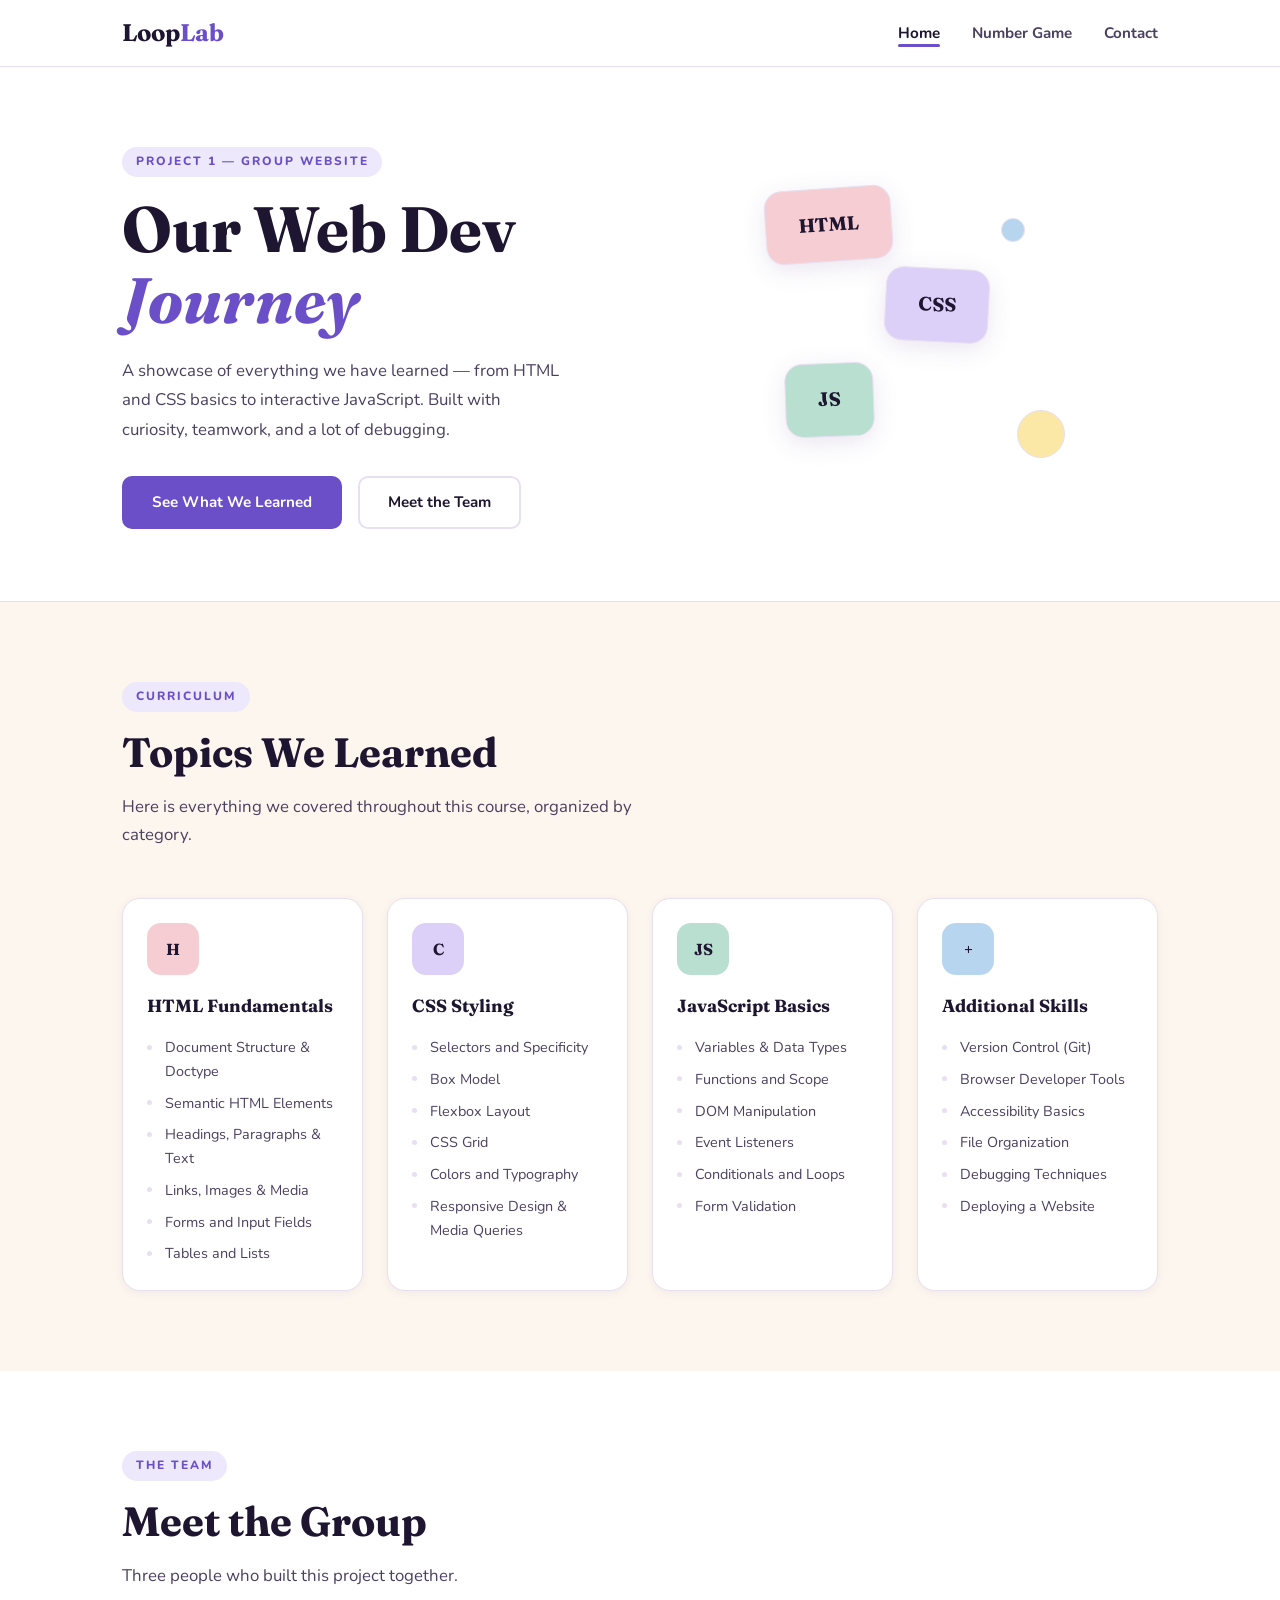
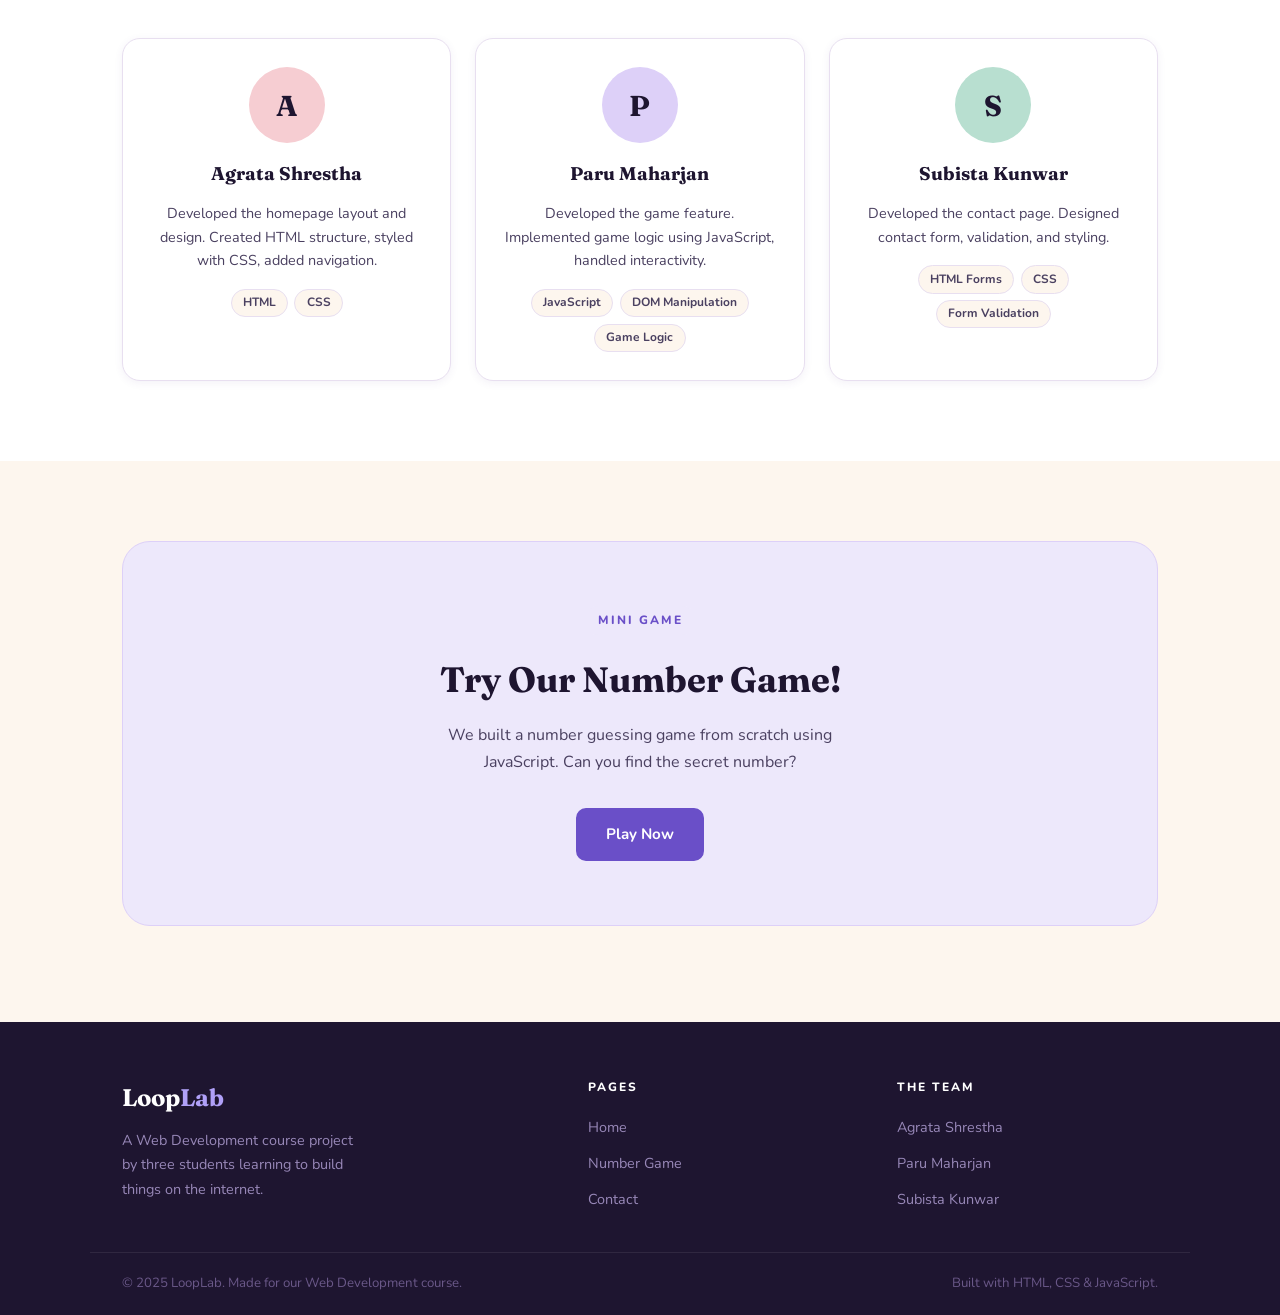
<file: index.html>
<!DOCTYPE html>
<html lang="en">
<head>
  <meta charset="UTF-8" />
  <meta name="viewport" content="width=device-width, initial-scale=1.0" />
  <title>LoopLab — Web Development Journey</title>
  <link rel="stylesheet" href="style.css" />
  <link rel="stylesheet" href="index.css" />
</head>
<body>

  <!-- ===== HEADER ===== -->
  <header>
    <nav>
      <div class="nav-logo">Loop<span>Lab</span></div>
      <button class="hamburger" id="hamburger" aria-label="Toggle menu">
        <span></span><span></span><span></span>
      </button>
      <ul class="nav-links" id="nav-links">
        <li><a href="index.html" class="active">Home</a></li>
        <li><a href="game.html">Number Game</a></li>
        <li><a href="contact.html">Contact</a></li>
      </ul>
    </nav>
  </header>

  <main>

    <!-- ===== HERO ===== -->
    <section class="hero">
      <div class="container hero-inner">
        <div class="hero-text">
          <span class="section-eyebrow">Project 1 — Group Website</span>
          <h1 class="hero-title">Our Web Dev<br><em>Journey</em></h1>
          <p class="hero-desc">
            A showcase of everything we have learned — from HTML and CSS basics to interactive JavaScript. Built with curiosity, teamwork, and a lot of debugging.
          </p>
          <div class="hero-btns">
            <a href="#topics" class="btn btn-primary">See What We Learned</a>
            <a href="#members" class="btn btn-ghost">Meet the Team</a>
          </div>
        </div>
        <div class="hero-visual" aria-hidden="true">
          <div class="hero-blob">
            <div class="blob-card bc1"><span>HTML</span></div>
            <div class="blob-card bc2"><span>CSS</span></div>
            <div class="blob-card bc3"><span>JS</span></div>
            <div class="blob-dot bd1"></div>
            <div class="blob-dot bd2"></div>
          </div>
        </div>
      </div>
    </section>

    <!-- ===== TOPICS ===== -->
    <section class="section" id="topics">
      <div class="container">
        <div class="section-header">
          <span class="section-eyebrow">Curriculum</span>
          <h2 class="section-title">Topics We Learned</h2>
          <p class="section-sub">Here is everything we covered throughout this course, organized by category.</p>
        </div>

        <div class="topics-grid">

          <div class="topic-card">
            <div class="topic-icon" style="background: var(--soft-pink);">H</div>
            <h3>HTML Fundamentals</h3>
            <ul>
              <li>Document Structure &amp; Doctype</li>
              <li>Semantic HTML Elements</li>
              <li>Headings, Paragraphs &amp; Text</li>
              <li>Links, Images &amp; Media</li>
              <li>Forms and Input Fields</li>
              <li>Tables and Lists</li>
            </ul>
          </div>

          <div class="topic-card">
            <div class="topic-icon" style="background: var(--soft-purple);">C</div>
            <h3>CSS Styling</h3>
            <ul>
              <li>Selectors and Specificity</li>
              <li>Box Model</li>
              <li>Flexbox Layout</li>
              <li>CSS Grid</li>
              <li>Colors and Typography</li>
              <li>Responsive Design &amp; Media Queries</li>
            </ul>
          </div>

          <div class="topic-card">
            <div class="topic-icon" style="background: var(--soft-green);">JS</div>
            <h3>JavaScript Basics</h3>
            <ul>
              <li>Variables &amp; Data Types</li>
              <li>Functions and Scope</li>
              <li>DOM Manipulation</li>
              <li>Event Listeners</li>
              <li>Conditionals and Loops</li>
              <li>Form Validation</li>
            </ul>
          </div>

          <div class="topic-card">
            <div class="topic-icon" style="background: var(--soft-blue);">+</div>
            <h3>Additional Skills</h3>
            <ul>
              <li>Version Control (Git)</li>
              <li>Browser Developer Tools</li>
              <li>Accessibility Basics</li>
              <li>File Organization</li>
              <li>Debugging Techniques</li>
              <li>Deploying a Website</li>
            </ul>
          </div>

        </div>
      </div>
    </section>

    <!-- ===== TEAM ===== -->
    <section class="section members-section" id="members">
      <div class="container">
        <div class="section-header">
          <span class="section-eyebrow">The Team</span>
          <h2 class="section-title">Meet the Group</h2>
          <p class="section-sub">Three people who built this project together.</p>
        </div>

        <div class="members-grid">

          <div class="member-card card">
            <div class="member-avatar" style="background: var(--soft-pink);">A</div>
            <h3 class="member-name">Agrata Shrestha</h3>

            <p class="member-bio">Developed the homepage layout and design. Created HTML structure, styled with CSS, added navigation. </p>
            <div class="member-skills">
              <span class="skill-tag">HTML</span>
              <span class="skill-tag">CSS</span>
            </div>
          </div>

          <div class="member-card card">
            <div class="member-avatar" style="background: var(--soft-purple);">P</div>
            <h3 class="member-name">Paru Maharjan</h3>
            <p class="member-bio">Developed the game feature. Implemented game logic using JavaScript, handled interactivity.</p>
            <div class="member-skills">
              <span class="skill-tag">JavaScript</span>
              <span class="skill-tag">DOM Manipulation</span>
              <span class="skill-tag">Game Logic</span>
            </div>
          </div>

          <div class="member-card card">
            <div class="member-avatar" style="background: var(--soft-green);">S</div>
            <h3 class="member-name">Subista Kunwar</h3>
            <p class="member-bio">Developed the contact page. Designed contact form, validation, and styling.</p>
            <div class="member-skills">
              <span class="skill-tag">HTML Forms</span>
              <span class="skill-tag"> CSS</span>
              <span class="skill-tag">Form Validation</span>
            </div>
          </div>

        </div>
      </div>
    </section>

    <!-- ===== CTA ===== -->
    <section class="section cta-section">
      <div class="container">
        <div class="cta-box">
          <span class="section-eyebrow">Mini Game</span>
          <h2 class="cta-title">Try Our Number Game!</h2>
          <p class="cta-desc">We built a number guessing game from scratch using JavaScript. Can you find the secret number?</p>
          <a href="game.html" class="btn btn-primary">Play Now</a>
        </div>
      </div>
    </section>

  </main>

  <!-- ===== FOOTER ===== -->
  <footer>
    <div class="footer-top">
      <div class="footer-brand">
        <div class="footer-brand-logo">Loop<span>Lab</span></div>
        <p>A Web Development course project by three students learning to build things on the internet.</p>
      </div>
      <div class="footer-col">
        <h4>Pages</h4>
        <ul>
          <li><a href="index.html">Home</a></li>
          <li><a href="game.html">Number Game</a></li>
          <li><a href="contact.html">Contact</a></li>
        </ul>
      </div>
      <div class="footer-col">
        <h4>The Team</h4>
        <ul>
          <li><a href="#members">Agrata Shrestha</a></li>
          <li><a href="#members">Paru Maharjan</a></li>
          <li><a href="#members">Subista Kunwar</a></li>
        </ul>
      </div>
    </div>
    <div class="footer-bottom">
      <p>&copy; 2025 LoopLab. Made for our Web Development course.</p>
      <p>Built with HTML, CSS &amp; JavaScript.</p>
    </div>
  </footer>

  <script src="nav.js"></script>
</body>
</html>
</file>
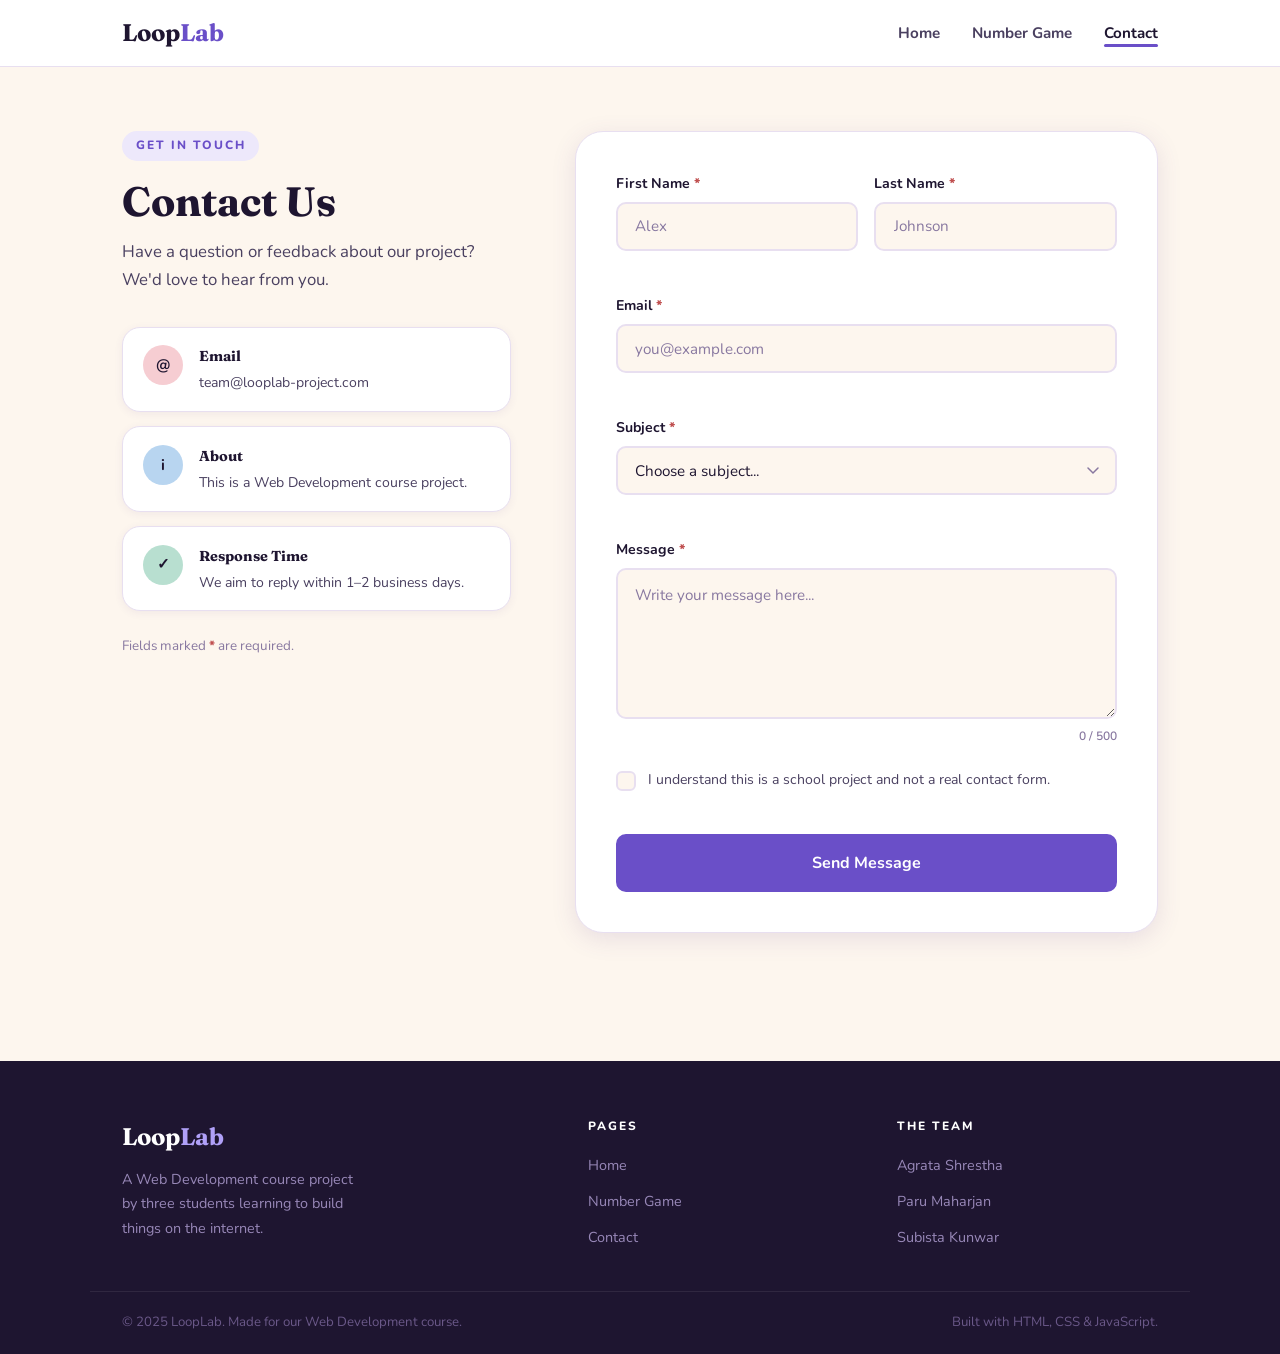
<file: contact.html>
<!DOCTYPE html>
<html lang="en">
<head>
  <meta charset="UTF-8" />
  <meta name="viewport" content="width=device-width, initial-scale=1.0" />
  <title>Contact — LoopLab</title>
  <link rel="stylesheet" href="style.css" />
  <link rel="stylesheet" href="contact.css" />
</head>
<body>

  <!-- ===== HEADER ===== -->
  <header>
    <nav>
      <div class="nav-logo">Loop<span>Lab</span></div>
      <button class="hamburger" id="hamburger" aria-label="Toggle menu">
        <span></span><span></span><span></span>
      </button>
      <ul class="nav-links" id="nav-links">
        <li><a href="index.html">Home</a></li>
        <li><a href="game.html">Number Game</a></li>
        <li><a href="contact.html" class="active">Contact</a></li>
      </ul>
    </nav>
  </header>

  <main class="contact-main">
    <div class="container">

      <div class="contact-layout">

        <!-- LEFT: Info -->
        <div class="contact-info">
          <span class="section-eyebrow">Get in Touch</span>
          <h1 class="section-title">Contact Us</h1>
          <p class="section-sub">Have a question or feedback about our project? We'd love to hear from you.</p>

          <div class="info-cards">
            <div class="info-card">
              <div class="info-icon" style="background: var(--soft-pink);">@</div>
              <div>
                <h4>Email</h4>
                <p>team@looplab-project.com</p>
              </div>
            </div>
            <div class="info-card">
              <div class="info-icon" style="background: var(--soft-blue);">i</div>
              <div>
                <h4>About</h4>
                <p>This is a Web Development course project.</p>
              </div>
            </div>
            <div class="info-card">
              <div class="info-icon" style="background: var(--soft-green);">✓</div>
              <div>
                <h4>Response Time</h4>
                <p>We aim to reply within 1–2 business days.</p>
              </div>
            </div>
          </div>

          <p class="info-note">Fields marked <span class="req">*</span> are required.</p>
        </div>

        <!-- RIGHT: Form -->
        <div class="contact-form-wrap">

          <!-- Success state (hidden by default) -->
          <div class="form-success" id="form-success" style="display: none;">
            <div class="success-icon">✓</div>
            <h3>Message Sent!</h3>
            <p>Thanks for reaching out — we'll get back to you soon.</p>
            <button class="btn btn-ghost" onclick="resetForm()">Send Another</button>
          </div>

          <!-- Form -->
          <form class="contact-form" id="contact-form" novalidate>

            <div class="form-row">
              <div class="form-group">
                <label for="first-name" class="form-label">First Name <span class="req">*</span></label>
                <input type="text" id="first-name" class="form-input" placeholder="Alex" autocomplete="given-name" />
                <span class="field-error" id="error-first-name"></span>
              </div>
              <div class="form-group">
                <label for="last-name" class="form-label">Last Name <span class="req">*</span></label>
                <input type="text" id="last-name" class="form-input" placeholder="Johnson" autocomplete="family-name" />
                <span class="field-error" id="error-last-name"></span>
              </div>
            </div>

            <div class="form-group">
              <label for="email" class="form-label">Email <span class="req">*</span></label>
              <input type="email" id="email" class="form-input" placeholder="you@example.com" autocomplete="email" />
              <span class="field-error" id="error-email"></span>
            </div>

            <div class="form-group">
              <label for="subject" class="form-label">Subject <span class="req">*</span></label>
              <select id="subject" class="form-input form-select">
                <option value="">Choose a subject...</option>
                <option value="feedback">Project Feedback</option>
                <option value="question">General Question</option>
                <option value="bug">Report a Bug</option>
                <option value="other">Other</option>
              </select>
              <span class="field-error" id="error-subject"></span>
            </div>

            <div class="form-group">
              <label for="message" class="form-label">Message <span class="req">*</span></label>
              <textarea id="message" class="form-input form-textarea" placeholder="Write your message here..." rows="5"></textarea>
              <div class="char-count">
                <span class="field-error" id="error-message"></span>
                <span class="char-counter"><span id="char-current">0</span> / 500</span>
              </div>
            </div>

            <div class="form-group">
              <label class="checkbox-label">
                <input type="checkbox" id="agree" class="checkbox-input" />
                <span class="checkbox-box"></span>
                <span class="checkbox-text">I understand this is a school project and not a real contact form.</span>
              </label>
              <span class="field-error" id="error-agree"></span>
            </div>

            <button type="submit" class="btn btn-primary submit-btn" id="submit-btn">Send Message</button>

          </form>
        </div>

      </div>
    </div>
  </main>

  <!-- ===== FOOTER ===== -->
  <footer>
    <div class="footer-top">
      <div class="footer-brand">
        <div class="footer-brand-logo">Loop<span>Lab</span></div>
        <p>A Web Development course project by three students learning to build things on the internet.</p>
      </div>
      <div class="footer-col">
        <h4>Pages</h4>
        <ul>
          <li><a href="index.html">Home</a></li>
          <li><a href="game.html">Number Game</a></li>
          <li><a href="contact.html">Contact</a></li>
        </ul>
      </div>
      <div class="footer-col">
        <h4>The Team</h4>
        <ul>
          <li><a href="index.html#members">Agrata Shrestha</a></li>
          <li><a href="index.html#members">Paru Maharjan</a></li>
          <li><a href="index.html#members">Subista Kunwar</a></li>
        </ul>
      </div>
    </div>
    <div class="footer-bottom">
      <p>&copy; 2025 LoopLab. Made for our Web Development course.</p>
      <p>Built with HTML, CSS &amp; JavaScript.</p>
    </div>
  </footer>

  <script src="nav.js"></script>
  <script src="contact.js"></script>
</body>
</html>
</file>
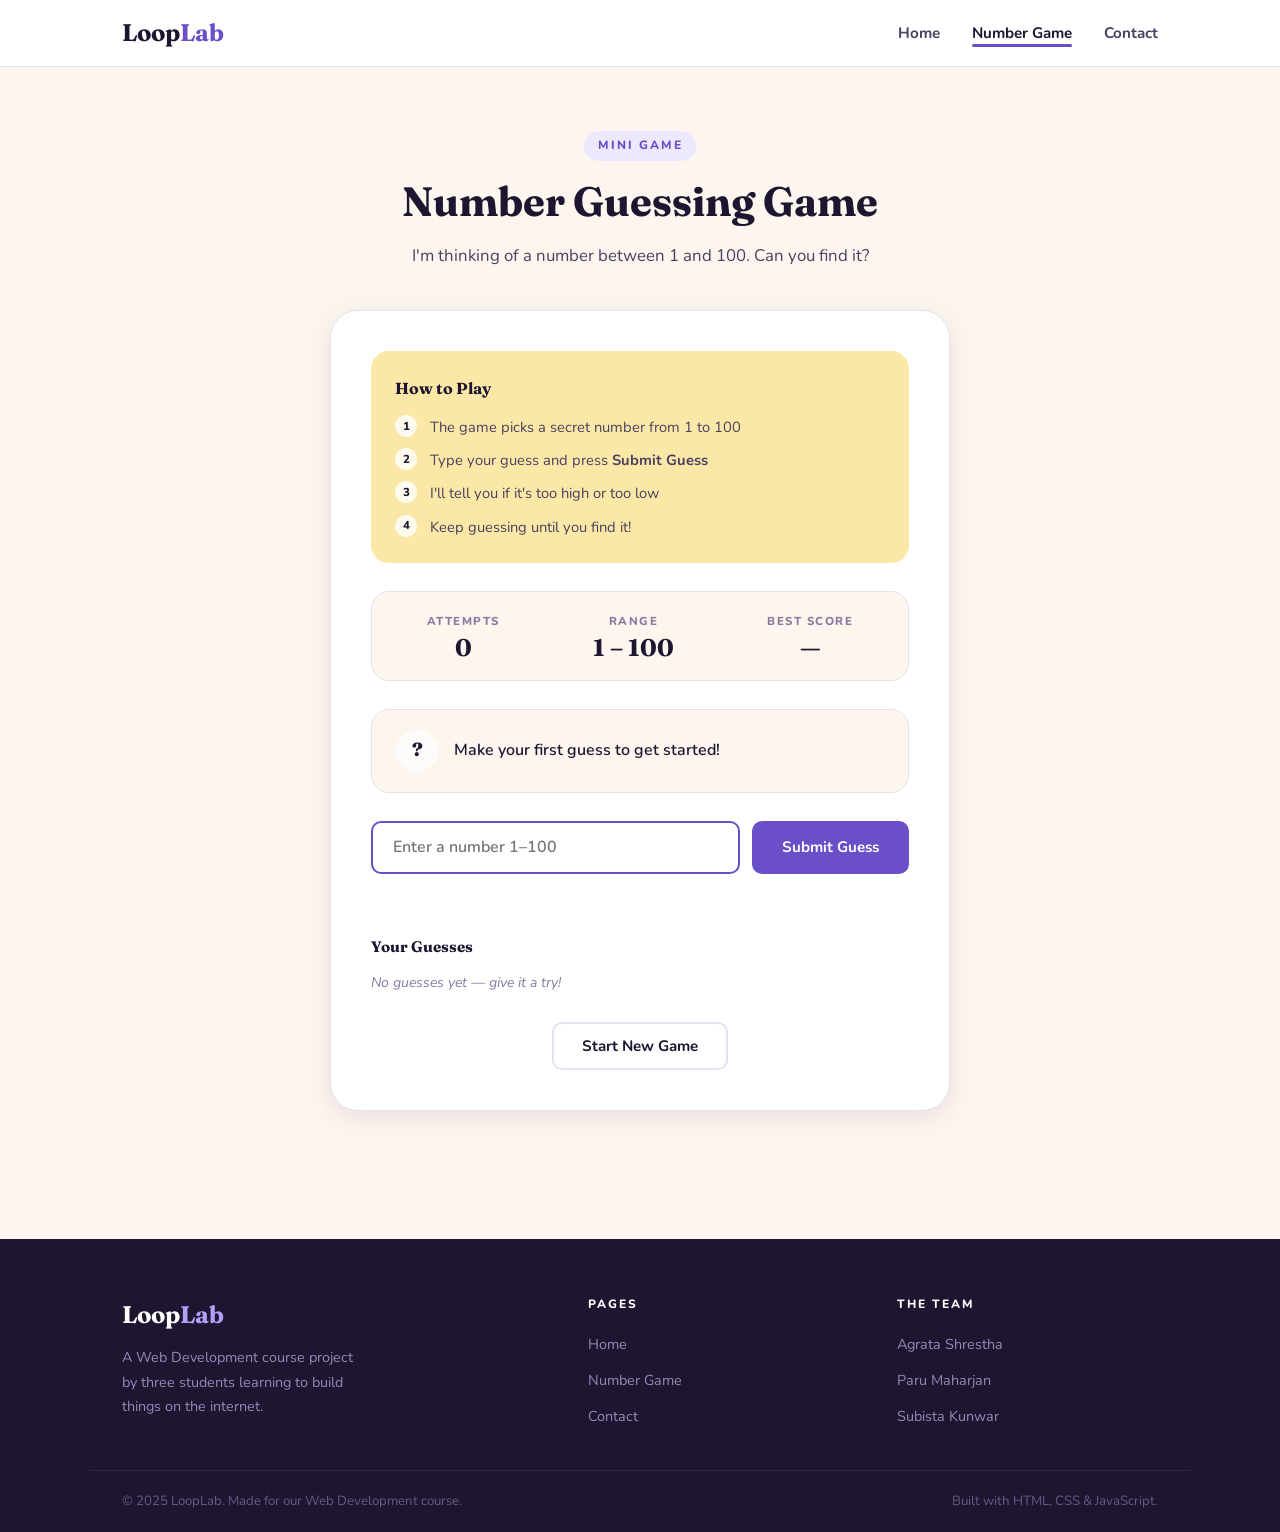
<file: game.html>
<!DOCTYPE html>
<html lang="en">
<head>
  <meta charset="UTF-8" />
  <meta name="viewport" content="width=device-width, initial-scale=1.0" />
  <title>Number Game — LoopLab</title>
  <link rel="stylesheet" href="style.css" />
  <link rel="stylesheet" href="game.css" />
</head>
<body>

  <!-- ===== HEADER ===== -->
  <header>
    <nav>
      <div class="nav-logo">Loop<span>Lab</span></div>
      <button class="hamburger" id="hamburger" aria-label="Toggle menu">
        <span></span><span></span><span></span>
      </button>
      <ul class="nav-links" id="nav-links">
        <li><a href="index.html">Home</a></li>
        <li><a href="game.html" class="active">Number Game</a></li>
        <li><a href="contact.html">Contact</a></li>
      </ul>
    </nav>
  </header>

  <main class="game-main">
    <div class="container">

      <!-- Page Header -->
      <div class="game-header">
        <span class="section-eyebrow">Mini Game</span>
        <h1 class="section-title">Number Guessing Game</h1>
        <p class="section-sub">I'm thinking of a number between 1 and 100. Can you find it?</p>
      </div>

      <!-- Game Card -->
      <div class="game-card">

        <!-- Instructions -->
        <div class="instructions">
          <h3>How to Play</h3>
          <ol>
            <li>The game picks a secret number from 1 to 100</li>
            <li>Type your guess and press <strong>Submit Guess</strong></li>
            <li>I'll tell you if it's too high or too low</li>
            <li>Keep guessing until you find it!</li>
          </ol>
        </div>

        <!-- Stats -->
        <div class="game-stats">
          <div class="stat-box">
            <span class="stat-label">Attempts</span>
            <span class="stat-value" id="attempts">0</span>
          </div>
          <div class="stat-box">
            <span class="stat-label">Range</span>
            <span class="stat-value" id="range-display">1 – 100</span>
          </div>
          <div class="stat-box">
            <span class="stat-label">Best Score</span>
            <span class="stat-value" id="best-score">—</span>
          </div>
        </div>

        <!-- Hint -->
        <div class="hint-box" id="hint-box">
          <div class="hint-icon" id="hint-icon">?</div>
          <p class="hint-text" id="hint-text">Make your first guess to get started!</p>
        </div>

        <!-- Input -->
        <div class="guess-area" id="guess-area">
          <input
            type="number"
            id="guess-input"
            class="guess-input"
            placeholder="Enter a number 1–100"
            min="1" max="100"
            autocomplete="off"
          />
          <button class="btn btn-primary" id="submit-btn" onclick="submitGuess()">Submit Guess</button>
        </div>
        <p class="input-error" id="input-error"></p>

        <!-- History -->
        <div class="guess-history">
          <h4>Your Guesses</h4>
          <div class="history-list" id="history-list">
            <p class="no-guesses">No guesses yet — give it a try!</p>
          </div>
        </div>

        <!-- Win State -->
        <div class="win-state" id="win-state" style="display: none;">
          <div class="win-icon">✓</div>
          <h2 class="win-title">You got it!</h2>
          <p class="win-message" id="win-message"></p>
          <button class="btn btn-green" onclick="resetGame()">Play Again</button>
        </div>

        <!-- Reset -->
        <div class="game-actions" id="game-actions">
          <button class="btn btn-ghost" onclick="resetGame()">Start New Game</button>
        </div>

      </div>
    </div>
  </main>

  <!-- ===== FOOTER ===== -->
  <footer>
    <div class="footer-top">
      <div class="footer-brand">
        <div class="footer-brand-logo">Loop<span>Lab</span></div>
        <p>A Web Development course project by three students learning to build things on the internet.</p>
      </div>
      <div class="footer-col">
        <h4>Pages</h4>
        <ul>
          <li><a href="index.html">Home</a></li>
          <li><a href="game.html">Number Game</a></li>
          <li><a href="contact.html">Contact</a></li>
        </ul>
      </div>
      <div class="footer-col">
        <h4>The Team</h4>
        <ul>
          <li><a href="index.html#members">Agrata Shrestha</a></li>
          <li><a href="index.html#members">Paru Maharjan</a></li>
          <li><a href="index.html#members">Subista Kunwar</a></li>
        </ul>
      </div>
    </div>
    <div class="footer-bottom">
      <p>&copy; 2025 LoopLab. Made for our Web Development course.</p>
      <p>Built with HTML, CSS &amp; JavaScript.</p>
    </div>
  </footer>

  <script src="nav.js"></script>
  <script src="game.js"></script>
</body>
</html>
</file>
<file: style.css>
/* ===== GOOGLE FONTS ===== */
@import url('https://fonts.googleapis.com/css2?family=Nunito:ital,wght@0,400;0,600;0,700;0,800;1,400&family=Fraunces:ital,wght@0,700;1,600&display=swap');

/* ===== VARIABLES (like named shortcuts for colours and fonts) ===== */
:root {
  --cream:       #fdf6ee;
  --white:       #ffffff;
  --soft-pink:   #f6cdd2;
  --soft-green:  #b8dfd0;
  --soft-blue:   #b8d5f0;
  --soft-yellow: #fbe8a6;
  --soft-purple: #ddd0f8;
  --accent:      #6a4fc8;
  --accent-lt:   #ede8fb;
  --accent-dark: #4e38a0;

  --text-dark:  #1e1530;
  --text-mid:   #4a4060;
  --text-light: #8878a0;

  --border:     #e8dff0;
  --shadow-sm:  0 2px 8px rgba(90,60,140,.07);
  --shadow-md:  0 6px 24px rgba(90,60,140,.13);

  --r-sm: 10px;
  --r-md: 18px;
  --r-lg: 28px;

  --font-head: 'Fraunces', serif;
  --font-body: 'Nunito', sans-serif;
}

/* ===== BASIC RESET (removes default browser spacing) ===== */
*, *::before, *::after {
  box-sizing: border-box;
  margin: 0;
  padding: 0;
}

html { scroll-behavior: smooth; }

body {
  font-family: var(--font-body);
  background: var(--cream);
  color: var(--text-dark);
  font-size: 16px;
  line-height: 1.65;
}

img { max-width: 100%; display: block; }
a   { text-decoration: none; color: inherit; }
ul  { list-style: none; }

/* ===== HEADER & NAV ===== */
header {
  background: var(--white);
  border-bottom: 1.5px solid var(--border);
  position: sticky; /* stays at top when you scroll */
  top: 0;
  z-index: 100;
}

nav {
  max-width: 1100px;
  margin: 0 auto;
  padding: 0 2rem;
  height: 66px;
  display: flex;
  align-items: center;
  justify-content: space-between;
}

.nav-logo {
  font-family: var(--font-head);
  font-size: 1.5rem;
  font-weight: 700;
  color: var(--text-dark);
}
.nav-logo span { color: var(--accent); }

.nav-links {
  display: flex;
  align-items: center;
  gap: 2rem;
}

.nav-links a {
  font-size: 0.95rem;
  font-weight: 700;
  color: var(--text-mid);
  transition: color .2s;
  position: relative;
  padding-bottom: 3px;
}

/* Animated underline on hover / active link */
.nav-links a::after {
  content: '';
  position: absolute;
  bottom: -1px;
  left: 0;
  width: 0;
  height: 2.5px;
  background: var(--accent);
  border-radius: 2px;
  transition: width .25s;
}
.nav-links a:hover,
.nav-links a.active { color: var(--text-dark); }

.nav-links a:hover::after,
.nav-links a.active::after { width: 100%; }

/* ===== HAMBURGER BUTTON (only visible on mobile) ===== */
.hamburger {
  display: none; /* hidden on desktop */
  flex-direction: column;
  gap: 5px;
  background: none;
  border: none;
  cursor: pointer;
  padding: 4px;
}
.hamburger span {
  display: block;
  width: 24px;
  height: 2.5px;
  background: var(--text-dark);
  border-radius: 2px;
  transition: all .3s;
}

/* ===== FOOTER ===== */
footer {
  background: var(--text-dark);
  margin-top: 6rem;
}

.footer-top {
  max-width: 1100px;
  margin: 0 auto;
  padding: 3.5rem 2rem 2.5rem;
  display: grid;
  grid-template-columns: 1.6fr 1fr 1fr;
  gap: 3rem;
  border-bottom: 1px solid rgba(255,255,255,.08);
}

.footer-brand-logo {
  font-family: var(--font-head);
  font-size: 1.5rem;
  font-weight: 700;
  color: var(--white);
  margin-bottom: 0.65rem;
}
.footer-brand-logo span { color: #b0a0f8; }

.footer-brand p {
  font-size: 0.9rem;
  color: #9888b8;
  line-height: 1.7;
  max-width: 240px;
}

.footer-col h4 {
  font-size: 0.75rem;
  font-weight: 800;
  text-transform: uppercase;
  letter-spacing: 2px;
  color: var(--white);
  margin-bottom: 1rem;
}
.footer-col ul {
  display: flex;
  flex-direction: column;
  gap: 0.6rem;
}
.footer-col li a {
  font-size: 0.9rem;
  color: #9888b8;
  transition: color .2s;
}
.footer-col li a:hover { color: var(--white); }

.footer-bottom {
  max-width: 1100px;
  margin: 0 auto;
  padding: 1.25rem 2rem;
  display: flex;
  align-items: center;
  justify-content: space-between;
  flex-wrap: wrap;
  gap: 0.5rem;
}
.footer-bottom p {
  font-size: 0.83rem;
  color: #6a5888;
}

/* ===== LAYOUT HELPERS ===== */
/* .container centres content and limits max width */
.container {
  max-width: 1100px;
  margin: 0 auto;
  padding: 0 2rem;
}

.section { padding: 5rem 2rem; }

/* Small coloured label above section titles */
.section-eyebrow {
  display: inline-block;
  font-size: 0.75rem;
  font-weight: 800;
  text-transform: uppercase;
  letter-spacing: 2px;
  color: var(--accent);
  background: var(--accent-lt);
  padding: 0.3rem 0.85rem;
  border-radius: 100px;
  margin-bottom: 1rem;
}

.section-title {
  font-family: var(--font-head);
  font-size: clamp(1.9rem, 3.2vw, 2.6rem); /* clamp = scales with screen size */
  font-weight: 700;
  color: var(--text-dark);
  line-height: 1.2;
  margin-bottom: 1rem;
}

.section-sub {
  font-size: 1.05rem;
  color: var(--text-mid);
  line-height: 1.7;
  max-width: 520px;
}

/* ===== BUTTONS ===== */
.btn {
  display: inline-flex;
  align-items: center;
  justify-content: center;
  padding: 0.75rem 1.75rem;
  border-radius: var(--r-sm);
  font-family: var(--font-body);
  font-size: 0.95rem;
  font-weight: 700;
  border: 2px solid transparent;
  cursor: pointer;
  transition: all .2s;
}

.btn-primary {
  background: var(--accent);
  color: var(--white);
  border-color: var(--accent);
}
.btn-primary:hover {
  background: var(--accent-dark);
  border-color: var(--accent-dark);
  transform: translateY(-2px);
  box-shadow: var(--shadow-md);
}

.btn-ghost {
  background: transparent;
  color: var(--text-dark);
  border-color: var(--border);
}
.btn-ghost:hover {
  border-color: var(--accent);
  color: var(--accent);
  transform: translateY(-2px);
}

.btn-green {
  background: var(--soft-green);
  color: var(--text-dark);
  border-color: var(--soft-green);
}
.btn-green:hover {
  background: #9fd0be;
  transform: translateY(-2px);
}

/* ===== CARD ===== */
.card {
  background: var(--white);
  border: 1.5px solid var(--border);
  border-radius: var(--r-md);
  padding: 1.75rem;
  box-shadow: var(--shadow-sm);
  transition: transform .2s, box-shadow .2s;
}
.card:hover {
  transform: translateY(-4px);
  box-shadow: var(--shadow-md);
}

/* ===== BADGE (small pill label) ===== */
.badge {
  display: inline-block;
  padding: 0.25rem 0.85rem;
  border-radius: 100px;
  font-size: 0.75rem;
  font-weight: 700;
}

/* ===== MOBILE RESPONSIVE ===== */
@media (max-width: 768px) {
  .hamburger { display: flex; } /* show burger button */

  /* Hide nav links, stack them vertically when menu opens */
  .nav-links {
    display: none;
    position: absolute;
    top: 66px;
    left: 0;
    right: 0;
    background: var(--white);
    flex-direction: column;
    padding: 1.5rem 2rem;
    gap: 1.25rem;
    border-bottom: 1.5px solid var(--border);
    box-shadow: var(--shadow-md);
  }
  .nav-links.open { display: flex; } /* JS adds "open" to show the menu */

  .footer-top { grid-template-columns: 1fr 1fr; }
  .footer-brand { grid-column: 1 / -1; }
  .section { padding: 3.5rem 1.5rem; }
}

@media (max-width: 500px) {
  .footer-top { grid-template-columns: 1fr; }
  .footer-bottom { flex-direction: column; text-align: center; }
}
</file>
<file: index.css>
/* ===== HOME PAGE STYLES (index.html) ===== */

/* ===== HERO SECTION ===== */
.hero {
  padding: 5rem 2rem 4.5rem;
  background: var(--white);
  border-bottom: 1.5px solid var(--border);
}

/* Two columns: text on left, visual on right */
.hero-inner {
  display: grid;
  grid-template-columns: 1fr 1fr;
  gap: 4rem;
  align-items: center;
}

.hero-title {
  font-family: var(--font-head);
  font-size: clamp(2.6rem, 5vw, 4rem);
  font-weight: 700;
  line-height: 1.12;
  color: var(--text-dark);
  margin-bottom: 1.25rem;
}
.hero-title em {
  font-style: italic;
  color: var(--accent);
}

.hero-desc {
  font-size: 1.05rem;
  color: var(--text-mid);
  line-height: 1.75;
  max-width: 440px;
  margin-bottom: 2rem;
}

.hero-btns {
  display: flex;
  gap: 1rem;
  flex-wrap: wrap;
}

/* ===== HERO VISUAL (floating cards on right) ===== */
.hero-visual {
  display: flex;
  align-items: center;
  justify-content: center;
}

.hero-blob {
  position: relative;
  width: 340px;
  height: 300px;
}

/* Each floating card */
.blob-card {
  position: absolute;
  background: var(--white);
  border: 1.5px solid var(--border);
  border-radius: var(--r-md);
  box-shadow: var(--shadow-md);
  display: flex;
  align-items: center;
  justify-content: center;
  font-family: var(--font-head);
  font-size: 1.2rem;
  font-weight: 700;
  color: var(--text-dark);
  padding: 1.25rem 2rem;
}
/* Position each card individually */
.bc1 { top: 0;    left: 20px;  background: var(--soft-pink);   rotate: -4deg; }
.bc2 { top: 80px; left: 140px; background: var(--soft-purple); rotate: 3deg;  }
.bc3 { top: 175px; left: 40px; background: var(--soft-green);  rotate: -2deg; }

/* Small decorative dots */
.blob-dot {
  position: absolute;
  border-radius: 50%;
  background: var(--soft-yellow);
  border: 1.5px solid var(--border);
}
.bd1 { width: 48px; height: 48px; bottom: 30px; right: 20px; }
.bd2 { width: 24px; height: 24px; top: 30px; right: 60px; background: var(--soft-blue); }

/* ===== SECTION HEADER ===== */
.section-header { margin-bottom: 3rem; }

/* ===== TOPICS GRID ===== */
.topics-grid {
  display: grid;
  grid-template-columns: repeat(auto-fit, minmax(240px, 1fr)); /* auto layout */
  gap: 1.5rem;
}

.topic-card {
  background: var(--white);
  border: 1.5px solid var(--border);
  border-radius: var(--r-md);
  overflow: hidden;
  box-shadow: var(--shadow-sm);
  transition: transform .2s, box-shadow .2s;
}
.topic-card:hover {
  transform: translateY(-4px);
  box-shadow: var(--shadow-md);
}

/* Coloured icon box */
.topic-icon {
  width: 52px;
  height: 52px;
  border-radius: 14px;
  display: flex;
  align-items: center;
  justify-content: center;
  font-family: var(--font-head);
  font-weight: 700;
  font-size: 1rem;
  color: var(--text-dark);
  margin: 1.5rem 1.5rem 1rem;
}

.topic-card h3 {
  font-family: var(--font-head);
  font-size: 1.1rem;
  font-weight: 700;
  color: var(--text-dark);
  padding: 0 1.5rem;
  margin-bottom: 1rem;
}

.topic-card ul {
  padding: 0 1.5rem 1.5rem;
  display: flex;
  flex-direction: column;
  gap: 0.5rem;
}

.topic-card li {
  font-size: 0.9rem;
  color: var(--text-mid);
  padding-left: 1.1rem;
  position: relative;
}

/* Small dot bullet before each list item */
.topic-card li::before {
  content: '';
  position: absolute;
  left: 0;
  top: 0.6em;
  width: 5px;
  height: 5px;
  background: var(--border);
  border-radius: 50%;
}

/* ===== TEAM MEMBERS ===== */
.members-section { background: var(--white); }

.members-grid {
  display: grid;
  grid-template-columns: repeat(3, 1fr);
  gap: 1.5rem;
}

.member-card { text-align: center; }

/* Circular avatar with initials */
.member-avatar {
  width: 76px;
  height: 76px;
  border-radius: 50%;
  display: flex;
  align-items: center;
  justify-content: center;
  font-family: var(--font-head);
  font-size: 1.8rem;
  font-weight: 700;
  color: var(--text-dark);
  margin: 0 auto 1rem;
}

.member-name {
  font-family: var(--font-head);
  font-size: 1.15rem;
  font-weight: 700;
  color: var(--text-dark);
  margin-bottom: 0.5rem;
}

.member-bio {
  font-size: 0.9rem;
  color: var(--text-mid);
  line-height: 1.65;
  margin: 0.75rem 0 1rem;
}

.member-skills {
  display: flex;
  flex-wrap: wrap;
  gap: 0.4rem;
  justify-content: center;
}

.skill-tag {
  background: var(--cream);
  border: 1.5px solid var(--border);
  border-radius: 100px;
  padding: 0.2rem 0.7rem;
  font-size: 0.75rem;
  font-weight: 700;
  color: var(--text-mid);
}

/* ===== CTA (Call to Action) BOX ===== */
.cta-section { padding-bottom: 0; }

.cta-box {
  background: var(--accent-lt);
  border: 1.5px solid var(--soft-purple);
  border-radius: var(--r-lg);
  padding: 4rem 2rem;
  text-align: center;
}

.cta-title {
  font-family: var(--font-head);
  font-size: clamp(1.6rem, 3vw, 2.2rem);
  font-weight: 700;
  color: var(--text-dark);
  margin-bottom: 0.75rem;
}

.cta-desc {
  font-size: 1rem;
  color: var(--text-mid);
  max-width: 420px;
  margin: 0 auto 2rem;
  line-height: 1.7;
}

/* ===== MOBILE RESPONSIVE ===== */
@media (max-width: 900px) {
  .hero-inner { grid-template-columns: 1fr; gap: 2rem; }
  .hero { padding: 3.5rem 1.5rem; }
  .hero-visual { display: none; } /* hide floating cards on small screens */
  .members-grid { grid-template-columns: 1fr 1fr; }
}

@media (max-width: 560px) {
  .hero-btns { flex-direction: column; }
  .hero-btns .btn { width: 100%; text-align: center; }
  .members-grid { grid-template-columns: 1fr; }
}
</file>
<file: contact.css>
/* ===== CONTACT PAGE STYLES (contact.html) ===== */

.contact-main { padding: 4rem 2rem 2rem; }

/* Two columns: info on left, form on right */
.contact-layout {
  display: grid;
  grid-template-columns: 1fr 1.5fr;
  gap: 4rem;
  align-items: start;
  max-width: 1100px;
  margin: 0 auto;
}

/* ===== LEFT SIDE: CONTACT INFO ===== */
.contact-info .section-title { margin-bottom: 0.75rem; }
.contact-info .section-sub   { margin-bottom: 2rem; }

.info-cards {
  display: flex;
  flex-direction: column;
  gap: 0.9rem;
  margin-bottom: 1.5rem;
}

/* Each info card (email, about, response time) */
.info-card {
  display: flex;
  align-items: flex-start;
  gap: 1rem;
  padding: 1.1rem 1.25rem;
  background: var(--white);
  border: 1.5px solid var(--border);
  border-radius: var(--r-md);
  box-shadow: var(--shadow-sm);
}

.info-icon {
  width: 40px;
  height: 40px;
  border-radius: 50%;
  display: flex;
  align-items: center;
  justify-content: center;
  font-size: 0.95rem;
  font-weight: 700;
  color: var(--text-dark);
  flex-shrink: 0;
}

.info-card h4 {
  font-family: var(--font-head);
  font-size: 0.9rem;
  font-weight: 700;
  color: var(--text-dark);
  margin-bottom: 0.2rem;
}
.info-card p {
  font-size: 0.88rem;
  color: var(--text-mid);
  line-height: 1.5;
}

.info-note { font-size: 0.84rem; color: var(--text-light); }
.req { color: #c05050; font-weight: 800; } /* red asterisk */

/* ===== RIGHT SIDE: FORM ===== */
.contact-form-wrap {
  background: var(--white);
  border: 1.5px solid var(--border);
  border-radius: var(--r-lg);
  padding: 2.5rem;
  box-shadow: var(--shadow-md);
}

.contact-form {
  display: flex;
  flex-direction: column;
  gap: 1.3rem;
}

/* Side-by-side fields (first name / last name) */
.form-row {
  display: grid;
  grid-template-columns: 1fr 1fr;
  gap: 1rem;
}

.form-group {
  display: flex;
  flex-direction: column;
  gap: 0.4rem;
}

.form-label {
  font-size: 0.88rem;
  font-weight: 700;
  color: var(--text-dark);
}

/* Shared style for all inputs, selects, textareas */
.form-input {
  padding: 0.8rem 1.1rem;
  border: 2px solid var(--border);
  border-radius: var(--r-sm);
  font-family: var(--font-body);
  font-size: 0.95rem;
  color: var(--text-dark);
  background: var(--cream);
  outline: none;
  transition: border-color .2s, background .2s;
  width: 100%;
}
.form-input::placeholder { color: var(--text-light); }
.form-input:focus  { border-color: var(--accent); background: var(--white); }
.form-input.is-error { border-color: #f0a0a0; background: #fff6f6; }
.form-input.is-valid  { border-color: var(--soft-green); }

/* Dropdown arrow for <select> */
.form-select {
  cursor: pointer;
  appearance: none;
  background-image: url("data:image/svg+xml,%3Csvg xmlns='http://www.w3.org/2000/svg' width='12' height='8' viewBox='0 0 12 8'%3E%3Cpath d='M1 1l5 5 5-5' stroke='%238878a0' stroke-width='1.5' fill='none' stroke-linecap='round'/%3E%3C/svg%3E");
  background-repeat: no-repeat;
  background-position: right 1rem center;
  padding-right: 2.5rem;
}

.form-textarea {
  resize: vertical;
  min-height: 120px;
  line-height: 1.6;
}

/* Character counter below message box */
.char-count {
  display: flex;
  justify-content: space-between;
  align-items: center;
  min-height: 1.4em;
}
.char-counter {
  font-size: 0.75rem;
  color: var(--text-light);
  font-weight: 600;
}
.char-counter.over-limit { color: #c05050; }

/* Error message under each field */
.field-error {
  font-size: 0.82rem;
  color: #c05050;
  font-weight: 700;
  min-height: 1.2em;
  display: block;
}

/* ===== CUSTOM CHECKBOX ===== */
.checkbox-label {
  display: flex;
  align-items: flex-start;
  gap: 0.75rem;
  cursor: pointer;
}
/* Hide the real checkbox */
.checkbox-input { display: none; }

/* Our custom square box */
.checkbox-box {
  width: 20px;
  height: 20px;
  border: 2px solid var(--border);
  border-radius: 6px;
  background: var(--cream);
  flex-shrink: 0;
  margin-top: 2px;
  display: flex;
  align-items: center;
  justify-content: center;
  transition: all .2s;
  position: relative;
}
/* When checked: fill with purple */
.checkbox-input:checked + .checkbox-box {
  background: var(--accent);
  border-color: var(--accent);
}
/* White tick inside */
.checkbox-input:checked + .checkbox-box::after {
  content: '';
  position: absolute;
  width: 5px;
  height: 9px;
  border: 2px solid var(--white);
  border-top: none;
  border-left: none;
  transform: rotate(42deg) translate(-1px, -1px);
}
.checkbox-box.is-error { border-color: #f0a0a0; }
.checkbox-text { font-size: 0.88rem; color: var(--text-mid); line-height: 1.55; }

/* ===== SUBMIT BUTTON ===== */
.submit-btn { width: 100%; padding: 1rem; font-size: 1rem; }
.submit-btn:disabled { opacity: 0.6; cursor: not-allowed; transform: none; }

/* ===== SUCCESS MESSAGE (shown after submit) ===== */
.form-success {
  text-align: center;
  padding: 3rem 1rem;
  animation: fadeUp .4s ease;
}
@keyframes fadeUp {
  from { opacity: 0; transform: translateY(12px); }
  to   { opacity: 1; transform: translateY(0); }
}
.success-icon {
  width: 68px;
  height: 68px;
  background: var(--soft-green);
  border-radius: 50%;
  display: flex;
  align-items: center;
  justify-content: center;
  font-size: 1.8rem;
  color: var(--text-dark);
  margin: 0 auto 1.25rem;
}
.form-success h3 {
  font-family: var(--font-head);
  font-size: 1.6rem;
  font-weight: 700;
  color: var(--text-dark);
  margin-bottom: 0.5rem;
}
.form-success p {
  font-size: 0.95rem;
  color: var(--text-mid);
  margin-bottom: 1.5rem;
  line-height: 1.65;
}

/* ===== MOBILE RESPONSIVE ===== */
@media (max-width: 900px) {
  .contact-layout { grid-template-columns: 1fr; gap: 2.5rem; }
}
@media (max-width: 560px) {
  .contact-form-wrap { padding: 1.5rem; }
  .form-row { grid-template-columns: 1fr; }
  .contact-main { padding: 2rem 1.25rem; }
}
</file>
<file: game.css>
/* ===== GAME PAGE STYLES (game.html) ===== */

.game-main { padding: 4rem 2rem 2rem; }

.game-header {
  text-align: center;
  margin-bottom: 2.5rem;
}
.game-header .section-sub { margin: 0 auto; }

/* ===== GAME CARD (the white box holding everything) ===== */
.game-card {
  max-width: 620px;
  margin: 0 auto;
  background: var(--white);
  border: 1.5px solid var(--border);
  border-radius: var(--r-lg);
  padding: 2.5rem;
  box-shadow: var(--shadow-md);
  display: flex;
  flex-direction: column;
  gap: 1.75rem;
}

/* ===== INSTRUCTIONS BOX ===== */
.instructions {
  background: var(--soft-yellow);
  border-radius: var(--r-md);
  padding: 1.5rem;
}
.instructions h3 {
  font-family: var(--font-head);
  font-size: 1rem;
  font-weight: 700;
  color: var(--text-dark);
  margin-bottom: 0.85rem;
}
.instructions ol {
  counter-reset: steps; /* makes custom numbers work */
  list-style: none;
  display: flex;
  flex-direction: column;
  gap: 0.55rem;
}
.instructions li {
  counter-increment: steps;
  font-size: 0.92rem;
  color: var(--text-mid);
  padding-left: 2.2rem;
  position: relative;
}
/* Custom number circle before each step */
.instructions li::before {
  content: counter(steps);
  position: absolute;
  left: 0;
  top: 0;
  width: 22px;
  height: 22px;
  background: rgba(255,255,255,.8);
  border-radius: 50%;
  font-size: 0.72rem;
  font-weight: 800;
  color: var(--text-dark);
  display: flex;
  align-items: center;
  justify-content: center;
}

/* ===== STATS ROW ===== */
.game-stats {
  display: flex;
  justify-content: space-around;
  background: var(--cream);
  border: 1.5px solid var(--border);
  border-radius: var(--r-md);
  padding: 1.25rem 1rem;
  gap: 1rem;
  flex-wrap: wrap;
}
.stat-box { text-align: center; }
.stat-label {
  display: block;
  font-size: 0.72rem;
  font-weight: 800;
  text-transform: uppercase;
  letter-spacing: 1.5px;
  color: var(--text-light);
  margin-bottom: 0.3rem;
}
.stat-value {
  display: block;
  font-family: var(--font-head);
  font-size: 1.5rem;
  font-weight: 700;
  color: var(--text-dark);
  line-height: 1;
}

/* ===== HINT BOX ===== */
.hint-box {
  display: flex;
  align-items: center;
  gap: 1rem;
  padding: 1.25rem 1.5rem;
  border-radius: var(--r-md);
  border: 1.5px solid var(--border);
  background: var(--cream);
  transition: background .3s, border-color .3s;
  min-height: 70px;
}
/* Colour changes based on guess result (JS adds these classes) */
.hint-box.hint-high { background: #fde8d8; border-color: #f4c090; }
.hint-box.hint-low  { background: var(--soft-blue); border-color: #90c0e8; opacity: .9; }
.hint-box.hint-win  { background: var(--soft-green); border-color: #80d8a8; }

.hint-icon {
  width: 42px;
  height: 42px;
  border-radius: 50%;
  background: rgba(255,255,255,.7);
  display: flex;
  align-items: center;
  justify-content: center;
  font-size: 1.15rem;
  font-weight: 800;
  color: var(--text-dark);
  flex-shrink: 0;
  font-family: var(--font-head);
}
.hint-text {
  font-size: 1rem;
  font-weight: 600;
  color: var(--text-dark);
  line-height: 1.45;
}

/* ===== GUESS INPUT AREA ===== */
.guess-area {
  display: flex;
  gap: 0.75rem;
}

.guess-input {
  flex: 1;
  padding: 0.85rem 1.25rem;
  border: 2px solid var(--border);
  border-radius: var(--r-sm);
  font-family: var(--font-body);
  font-size: 1rem;
  font-weight: 600;
  color: var(--text-dark);
  background: var(--cream);
  outline: none;
  transition: border-color .2s, background .2s;
  /* Hide number input arrows in browsers */
  -moz-appearance: textfield;
}
.guess-input::-webkit-outer-spin-button,
.guess-input::-webkit-inner-spin-button { -webkit-appearance: none; }

.guess-input:focus {
  border-color: var(--accent);
  background: var(--white);
}
.guess-input.input-err {
  border-color: #f0a0a0;
  background: #fff5f5;
}

.input-error {
  font-size: 0.85rem;
  color: #c05050;
  font-weight: 700;
  min-height: 1.2em;
  margin-top: -.75rem;
}

/* ===== GUESS HISTORY ===== */
.guess-history h4 {
  font-family: var(--font-head);
  font-size: 0.95rem;
  font-weight: 700;
  color: var(--text-dark);
  margin-bottom: 0.75rem;
}
.history-list {
  display: flex;
  flex-wrap: wrap;
  gap: 0.5rem;
}
.no-guesses {
  font-size: 0.88rem;
  color: var(--text-light);
  font-style: italic;
}

/* Each past guess shown as a coloured chip */
.history-chip {
  padding: 0.3rem 0.9rem;
  border-radius: 100px;
  font-size: 0.82rem;
  font-weight: 700;
  border: 1.5px solid transparent;
  display: flex;
  align-items: center;
  gap: 0.35rem;
}
.history-chip.high    { background: #fde8d8; border-color: #f4c090; color: var(--text-dark); }
.history-chip.low     { background: var(--soft-blue); border-color: #90c0e8; color: var(--text-dark); }
.history-chip.correct { background: var(--soft-green); border-color: #80d8a8; color: var(--text-dark); }

/* ===== WIN STATE ===== */
.win-state {
  text-align: center;
  padding: 2rem 1rem;
  animation: winPop .4s ease;
}
@keyframes winPop {
  from { transform: scale(.88); opacity: 0; }
  to   { transform: scale(1);   opacity: 1; }
}
.win-icon {
  width: 64px;
  height: 64px;
  background: var(--soft-green);
  border-radius: 50%;
  display: flex;
  align-items: center;
  justify-content: center;
  font-size: 1.8rem;
  color: var(--text-dark);
  margin: 0 auto 1.25rem;
}
.win-title {
  font-family: var(--font-head);
  font-size: 2rem;
  font-weight: 700;
  color: var(--text-dark);
  margin-bottom: 0.5rem;
}
.win-message {
  font-size: 1rem;
  color: var(--text-mid);
  margin-bottom: 1.5rem;
  line-height: 1.65;
}

/* ===== ACTIONS ===== */
.game-actions { display: flex; justify-content: center; }

/* ===== MOBILE RESPONSIVE ===== */
@media (max-width: 560px) {
  .game-card { padding: 1.5rem; gap: 1.25rem; }
  .guess-area { flex-direction: column; }
  .guess-area .btn { width: 100%; }
}
</file>
